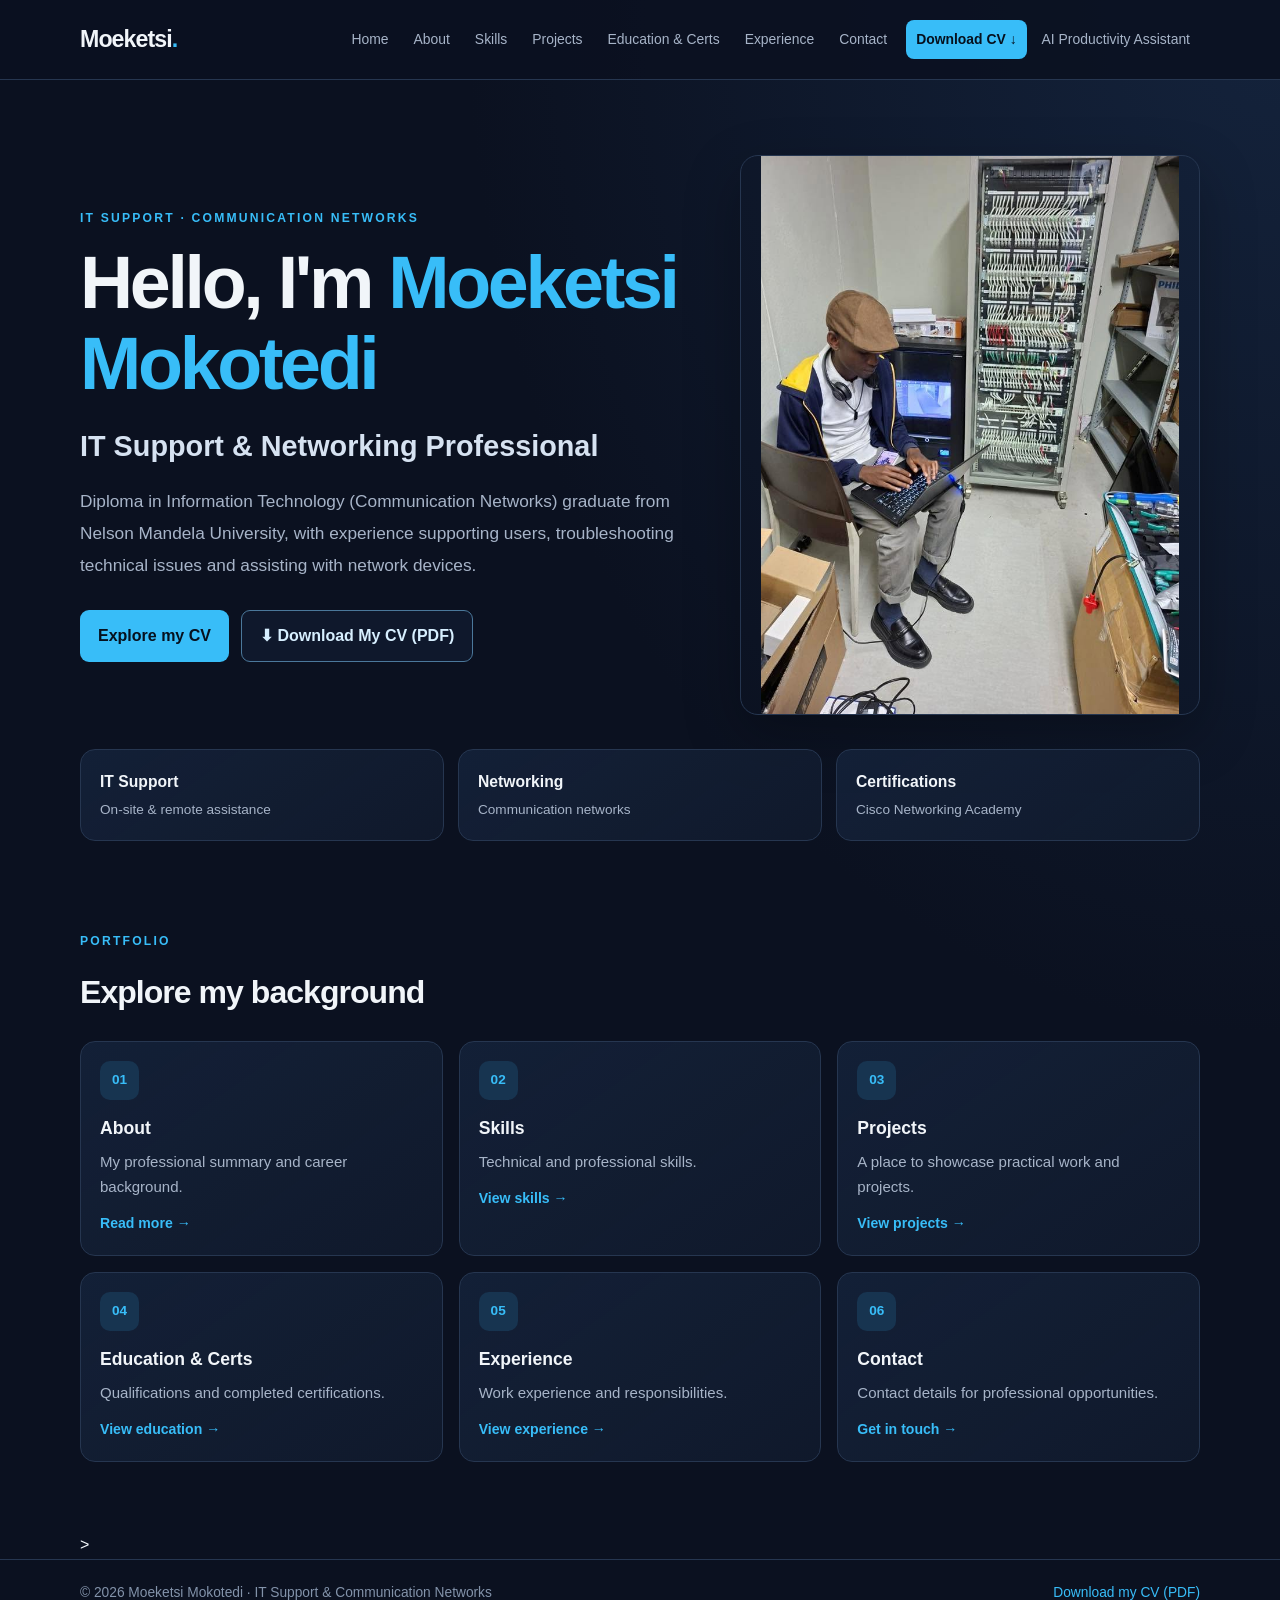
<file: index.html>
<!DOCTYPE html>
<html lang="en">
<head>
  <meta charset="UTF-8">
  <meta name="viewport" content="width=device-width, initial-scale=1.0">
  <meta name="description" content="Moeketsi Mokotedi's CV portfolio: IT support, communication networks, technical skills, education and experience.">
  <title>Home | Moeketsi Mokotedi</title>
  <link rel="stylesheet" href="css/style.css">
  <meta name="viewport" content="width=device-width, initial-scale=1.0">
</head>
<body>

<header class="site-header">
  <a href="index.html" class="logo">Moeketsi<span>.</span></a>
  <button class="menu-toggle" aria-label="Toggle navigation" aria-expanded="false">☰</button>
  <nav class="navigation" aria-label="Main navigation">
    <a href="index.html">Home</a>
    <a href="about.html">About</a>
    <a href="skills.html">Skills</a>
    <a href="projects.html">Projects</a>
    <a href="education.html">Education &amp; Certs</a>
    <a href="experience.html">Experience</a>
    <a href="contact.html">Contact</a>
    <a class="nav-download" href="downloads/Moeketsi-Mokotedi-CV.pdf" download>Download CV ↓</a>
    <a href="#workmate-ai">AI Productivity Assistant</a>

  </nav>
</header>

<main class="page-wrap">

<section class="hero hero-with-photo">
  <div class="hero-copy">
    <p class="eyebrow">IT SUPPORT · COMMUNICATION NETWORKS</p>
    <h1>Hello, I'm <span>Moeketsi Mokotedi</span></h1>
    <h2>IT Support &amp; Networking Professional</h2>
    <p class="lead">Diploma in Information Technology (Communication Networks) graduate from Nelson Mandela University, with experience supporting users, troubleshooting technical issues and assisting with network devices.</p>
    <div class="button-row">
      <a class="button button-primary" href="about.html">Explore my CV</a>
      <a class="button button-outline" href="downloads/Moeketsi-Mokotedi-CV.pdf" download>⬇ Download My CV (PDF)</a>
    </div>
  </div>
  <img class="hero-photo" src="images/moeketsi-networking.jpg" alt="Moeketsi working on a laptop beside a network equipment rack">
  <div class="quick-facts">
    <div><strong>IT Support</strong><span>On-site &amp; remote assistance</span></div>
    <div><strong>Networking</strong><span>Communication networks</span></div>
    <div><strong>Certifications</strong><span>Cisco Networking Academy</span></div>
  </div>
</section>
<section class="section">
  <div class="section-heading"><p class="eyebrow">PORTFOLIO</p><h2>Explore my background</h2></div>
  <div class="card-grid">
    <a class="feature-card" href="about.html"><span class="card-icon">01</span><h3>About</h3><p>My professional summary and career background.</p><span class="card-link">Read more →</span></a>
    <a class="feature-card" href="skills.html"><span class="card-icon">02</span><h3>Skills</h3><p>Technical and professional skills.</p><span class="card-link">View skills →</span></a>
    <a class="feature-card" href="projects.html"><span class="card-icon">03</span><h3>Projects</h3><p>A place to showcase practical work and projects.</p><span class="card-link">View projects →</span></a>
    <a class="feature-card" href="education.html"><span class="card-icon">04</span><h3>Education &amp; Certs</h3><p>Qualifications and completed certifications.</p><span class="card-link">View education →</span></a>
    <a class="feature-card" href="experience.html"><span class="card-icon">05</span><h3>Experience</h3><p>Work experience and responsibilities.</p><span class="card-link">View experience →</span></a>
    <a class="feature-card" href="contact.html"><span class="card-icon">06</span><h3>Contact</h3><p>Contact details for professional opportunities.</p><span class="card-link">Get in touch →</span></a>
  </div>
</section>

>

</main>

<footer class="site-footer">
  <p>© 2026 Moeketsi Mokotedi · IT Support &amp; Communication Networks</p>
  <a href="downloads/Moeketsi-Mokotedi-CV.pdf" download>Download my CV (PDF)</a>
</footer>
<script src="js/script.js"></script>

</body>
</html>
</file>
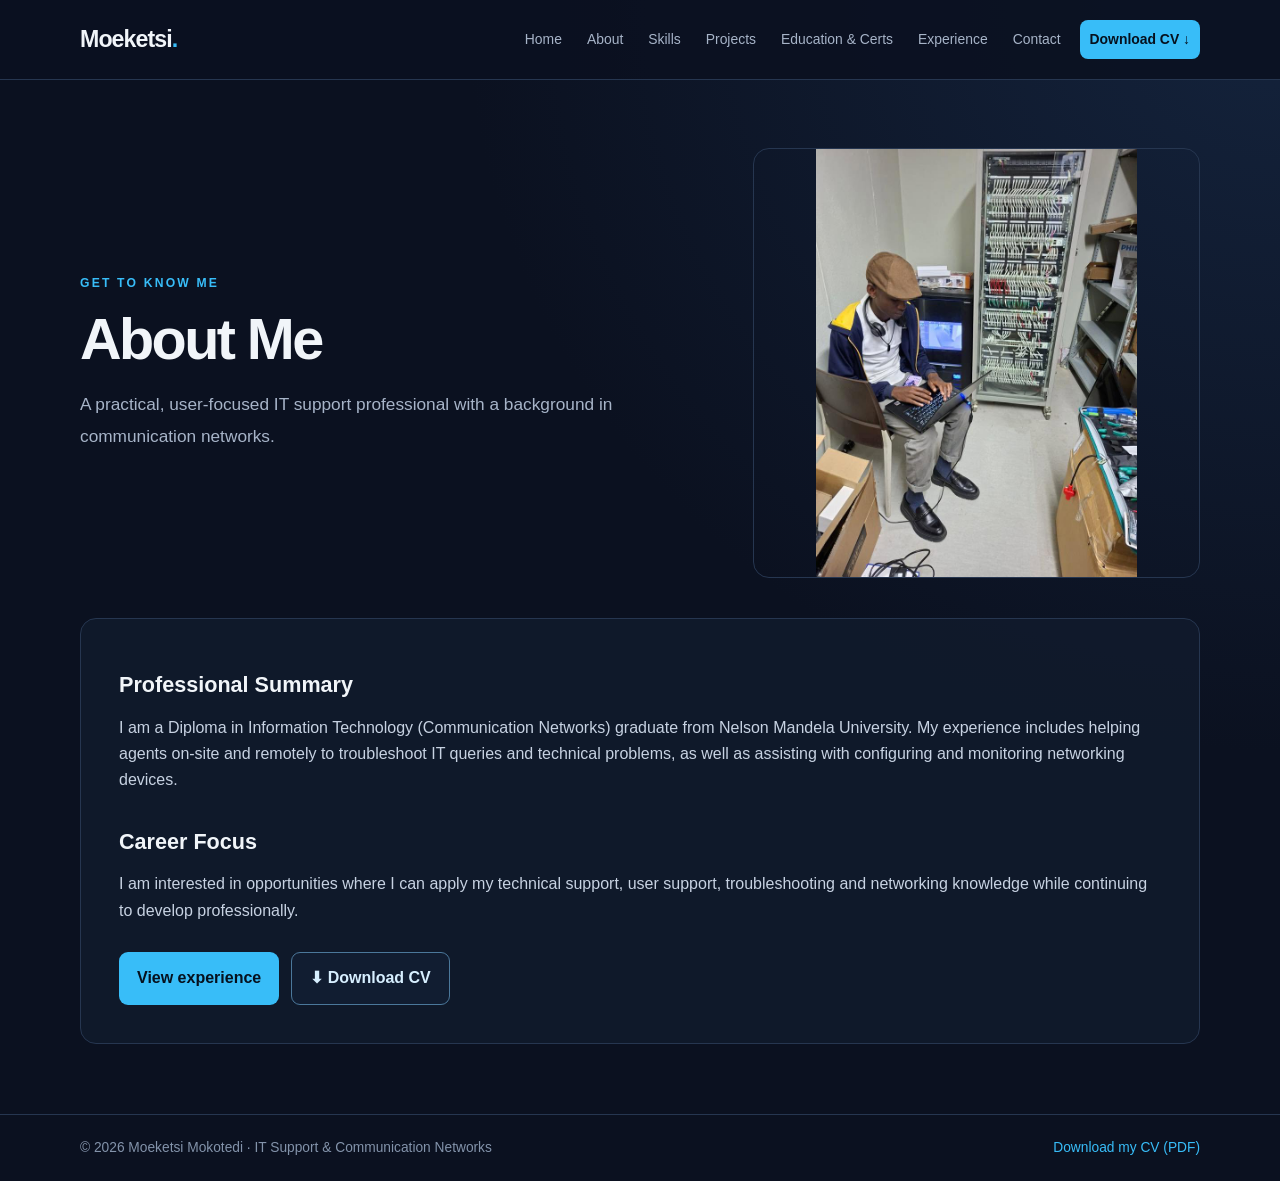
<file: about.html>
<!DOCTYPE html>
<html lang="en">
<head>
  <meta charset="UTF-8">
  <meta name="viewport" content="width=device-width, initial-scale=1.0">
  <meta name="description" content="Moeketsi Mokotedi's CV portfolio: IT support, communication networks, technical skills, education and experience.">
  <title>About | Moeketsi Mokotedi</title>
  <link rel="stylesheet" href="css/style.css">
</head>
<body>

<header class="site-header">
  <a href="index.html" class="logo">Moeketsi<span>.</span></a>
  <button class="menu-toggle" aria-label="Toggle navigation" aria-expanded="false">☰</button>
  <nav class="navigation" aria-label="Main navigation">
    <a href="index.html">Home</a>
    <a href="about.html">About</a>
    <a href="skills.html">Skills</a>
    <a href="projects.html">Projects</a>
    <a href="education.html">Education &amp; Certs</a>
    <a href="experience.html">Experience</a>
    <a href="contact.html">Contact</a>
    <a class="nav-download" href="downloads/Moeketsi-Mokotedi-CV.pdf" download>Download CV ↓</a>
  </nav>
</header>

<main class="page-wrap">

<section class="page-intro about-intro"><div><p class="eyebrow">GET TO KNOW ME</p><h1>About Me</h1><p class="lead">A practical, user-focused IT support professional with a background in communication networks.</p></div><img class="about-photo" src="images/moeketsi-networking.jpg" alt="Moeketsi working on a laptop beside a network equipment rack"></section>
<section class="content-panel">
  <h2>Professional Summary</h2>
  <p>I am a Diploma in Information Technology (Communication Networks) graduate from Nelson Mandela University. My experience includes helping agents on-site and remotely to troubleshoot IT queries and technical problems, as well as assisting with configuring and monitoring networking devices.</p>
  <h2>Career Focus</h2>
  <p>I am interested in opportunities where I can apply my technical support, user support, troubleshooting and networking knowledge while continuing to develop professionally.</p>
  <div class="button-row"><a class="button button-primary" href="experience.html">View experience</a><a class="button button-outline" href="downloads/Moeketsi-Mokotedi-CV.pdf" download>⬇ Download CV</a></div>
</section>

</main>

<footer class="site-footer">
  <p>© 2026 Moeketsi Mokotedi · IT Support &amp; Communication Networks</p>
  <a href="downloads/Moeketsi-Mokotedi-CV.pdf" download>Download my CV (PDF)</a>
</footer>
<script src="js/script.js"></script>

</body>
</html>
</file>
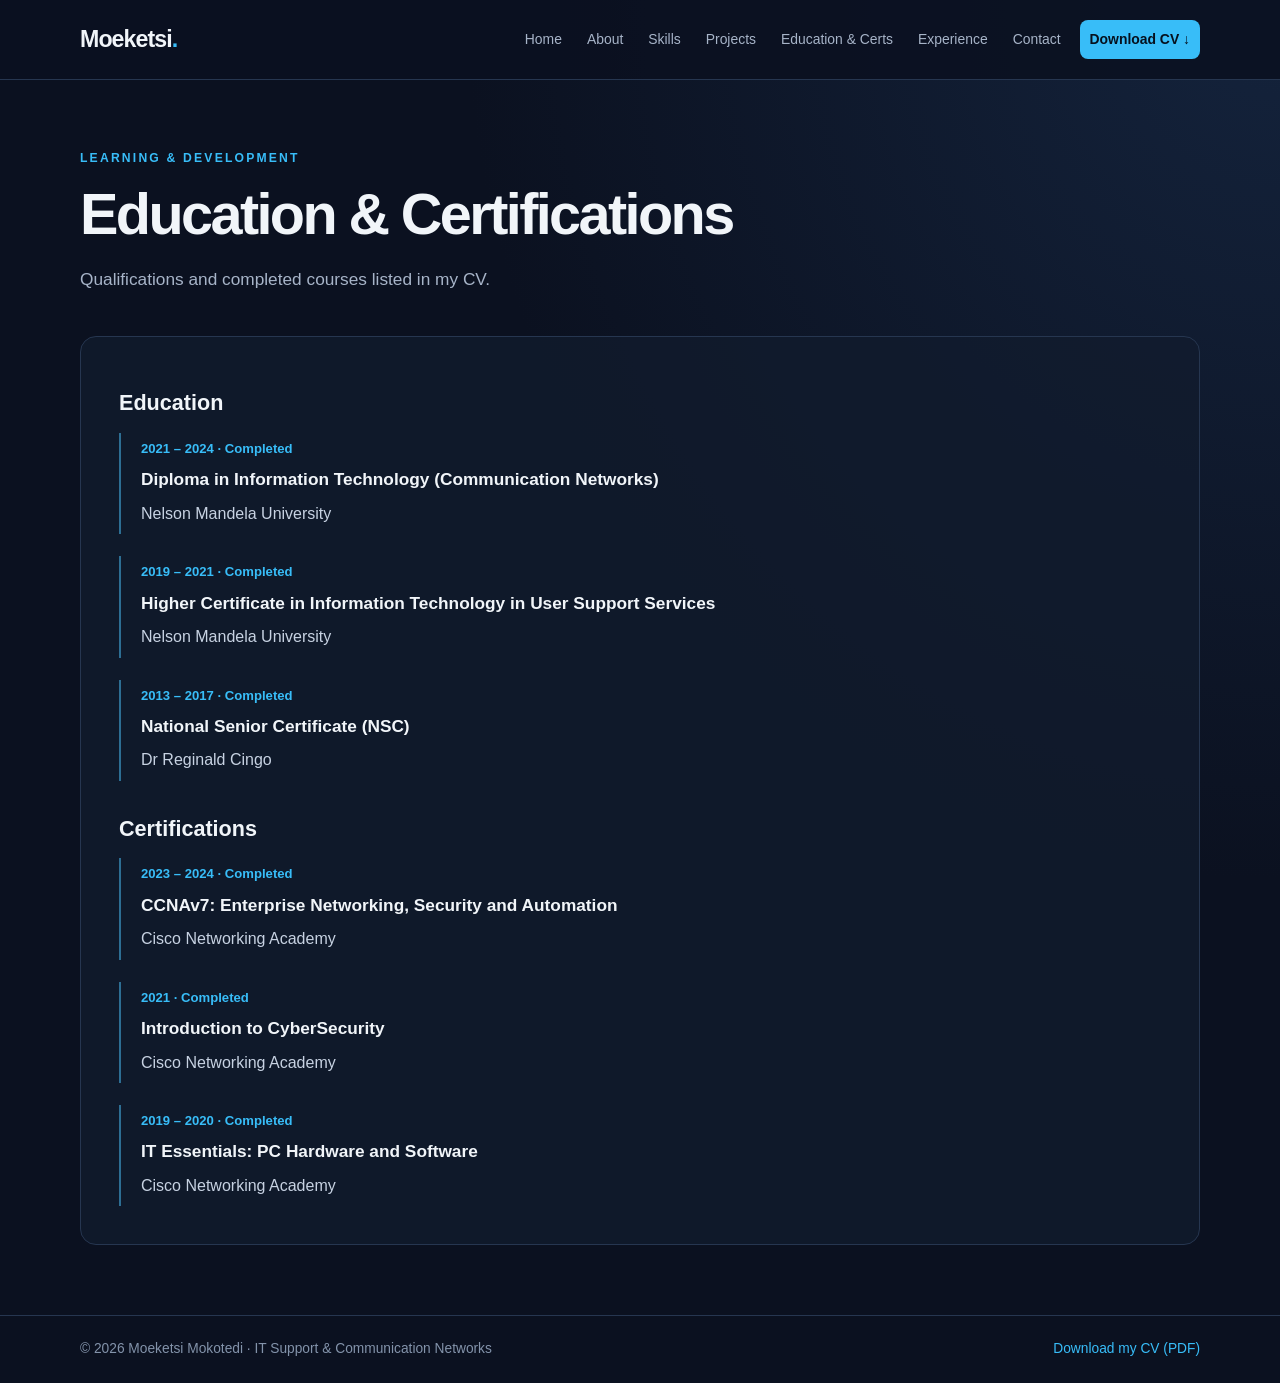
<file: education.html>
<!DOCTYPE html>
<html lang="en">
<head>
  <meta charset="UTF-8">
  <meta name="viewport" content="width=device-width, initial-scale=1.0">
  <meta name="description" content="Moeketsi Mokotedi's CV portfolio: IT support, communication networks, technical skills, education and experience.">
  <title>Education & Certifications | Moeketsi Mokotedi</title>
  <link rel="stylesheet" href="css/style.css">
</head>
<body>

<header class="site-header">
  <a href="index.html" class="logo">Moeketsi<span>.</span></a>
  <button class="menu-toggle" aria-label="Toggle navigation" aria-expanded="false">☰</button>
  <nav class="navigation" aria-label="Main navigation">
    <a href="index.html">Home</a>
    <a href="about.html">About</a>
    <a href="skills.html">Skills</a>
    <a href="projects.html">Projects</a>
    <a href="education.html">Education &amp; Certs</a>
    <a href="experience.html">Experience</a>
    <a href="contact.html">Contact</a>
    <a class="nav-download" href="downloads/Moeketsi-Mokotedi-CV.pdf" download>Download CV ↓</a>
  </nav>
</header>

<main class="page-wrap">

<section class="page-intro"><p class="eyebrow">LEARNING &amp; DEVELOPMENT</p><h1>Education &amp; Certifications</h1><p class="lead">Qualifications and completed courses listed in my CV.</p></section>
<section class="content-panel">
  <h2>Education</h2><div class="timeline">
    <article class="timeline-item"><span class="date">2021 – 2024 · Completed</span><h3>Diploma in Information Technology (Communication Networks)</h3><p>Nelson Mandela University</p></article>
    <article class="timeline-item"><span class="date">2019 – 2021 · Completed</span><h3>Higher Certificate in Information Technology in User Support Services</h3><p>Nelson Mandela University</p></article>
    <article class="timeline-item"><span class="date">2013 – 2017 · Completed</span><h3>National Senior Certificate (NSC)</h3><p>Dr Reginald Cingo</p></article>
  </div>
  <h2>Certifications</h2><div class="timeline">
    <article class="timeline-item"><span class="date">2023 – 2024 · Completed</span><h3>CCNAv7: Enterprise Networking, Security and Automation</h3><p>Cisco Networking Academy</p></article>
    <article class="timeline-item"><span class="date">2021 · Completed</span><h3>Introduction to CyberSecurity</h3><p>Cisco Networking Academy</p></article>
    <article class="timeline-item"><span class="date">2019 – 2020 · Completed</span><h3>IT Essentials: PC Hardware and Software</h3><p>Cisco Networking Academy</p></article>
  </div>
</section>

</main>

<footer class="site-footer">
  <p>© 2026 Moeketsi Mokotedi · IT Support &amp; Communication Networks</p>
  <a href="downloads/Moeketsi-Mokotedi-CV.pdf" download>Download my CV (PDF)</a>
</footer>
<script src="js/script.js"></script>

</body>
</html>
</file>
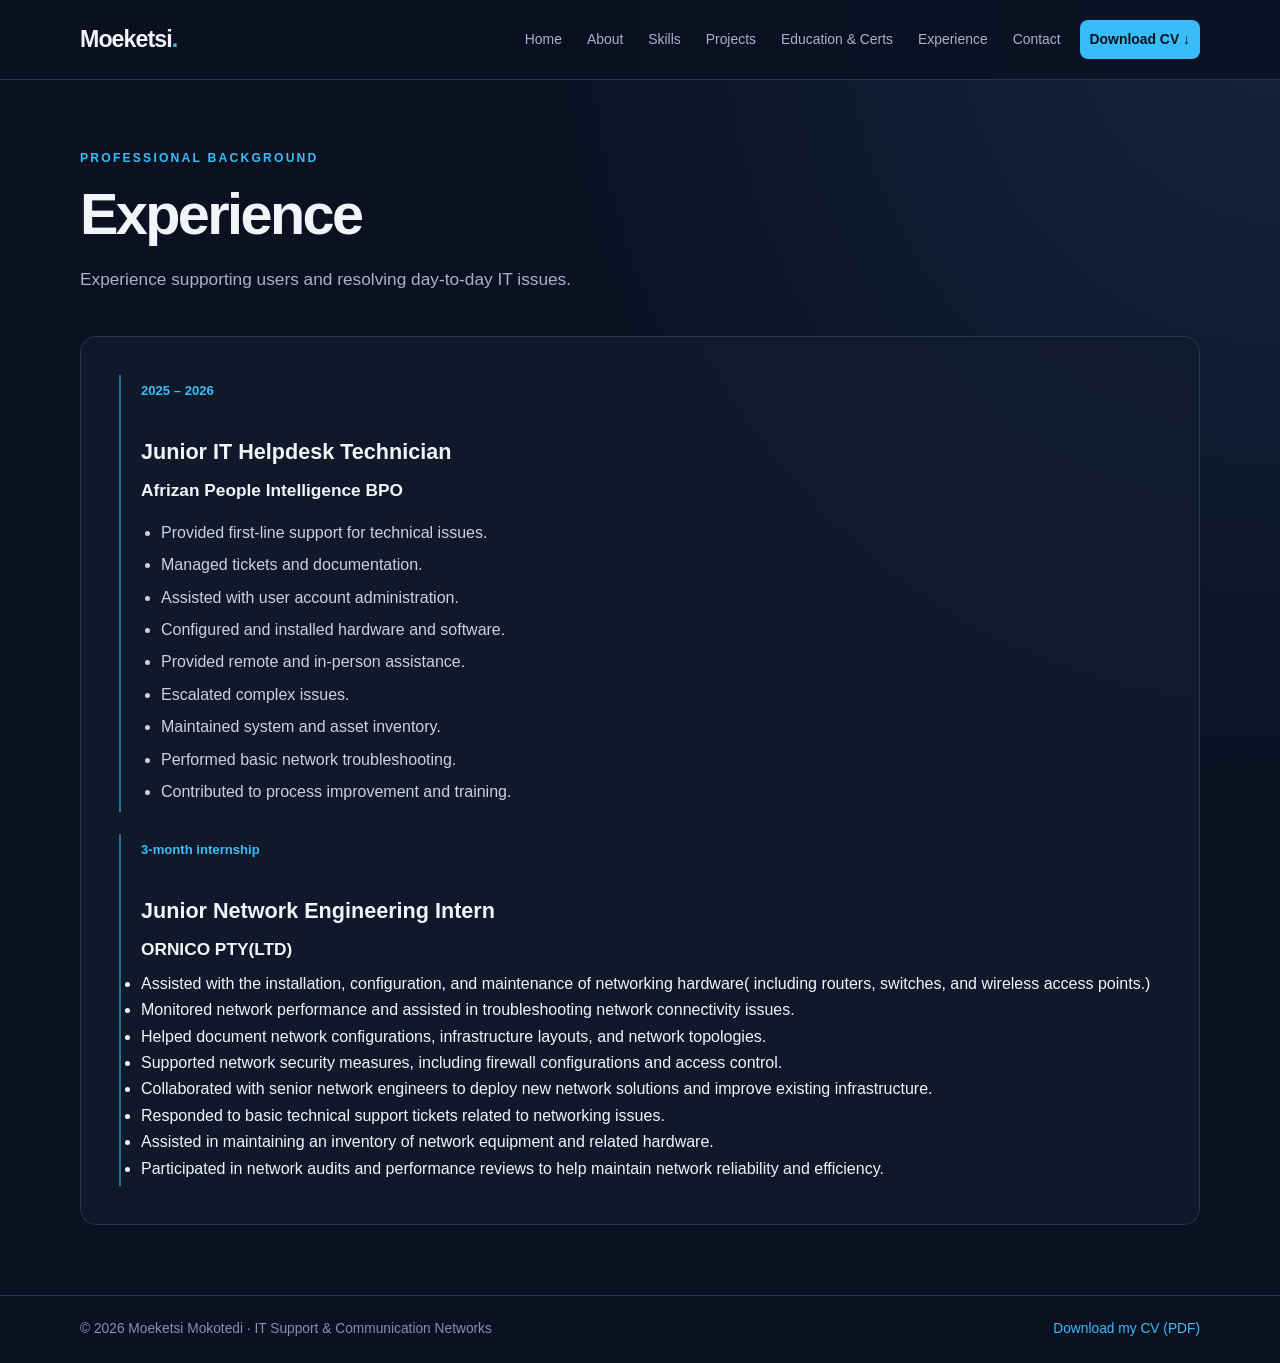
<file: experience.html>
<!DOCTYPE html>
<html lang="en">
<head>
  <meta charset="UTF-8">
  <meta name="viewport" content="width=device-width, initial-scale=1.0">
  <meta name="description" content="Moeketsi Mokotedi's CV portfolio: IT support, communication networks, technical skills, education and experience.">
  <title>Experience | Moeketsi Mokotedi</title>
  <link rel="stylesheet" href="css/style.css">
</head>
<body>

<header class="site-header">
  <a href="index.html" class="logo">Moeketsi<span>.</span></a>
  <button class="menu-toggle" aria-label="Toggle navigation" aria-expanded="false">☰</button>
  <nav class="navigation" aria-label="Main navigation">
    <a href="index.html">Home</a>
    <a href="about.html">About</a>
    <a href="skills.html">Skills</a>
    <a href="projects.html">Projects</a>
    <a href="education.html">Education &amp; Certs</a>
    <a href="experience.html">Experience</a>
    <a href="contact.html">Contact</a>
    <a class="nav-download" href="downloads/Moeketsi-Mokotedi-CV.pdf" download>Download CV ↓</a>
  </nav>
</header>

<main class="page-wrap">

<section class="page-intro"><p class="eyebrow">PROFESSIONAL BACKGROUND</p><h1>Experience</h1><p class="lead">Experience supporting users and resolving day-to-day IT issues.</p></section>
<section class="content-panel">
  <div class="timeline">
    <article class="timeline-item"><span class="date">2025 – 2026</span><h2>Junior IT Helpdesk Technician</h2><h3>Afrizan People Intelligence BPO</h3>
      <ul class="detail-list">
        <li>Provided first-line support for technical issues.</li><li>Managed tickets and documentation.</li><li>Assisted with user account administration.</li><li>Configured and installed hardware and software.</li><li>Provided remote and in-person assistance.</li><li>Escalated complex issues.</li><li>Maintained system and asset inventory.</li><li>Performed basic network troubleshooting.</li><li>Contributed to process improvement and training.</li>
      </ul>
    </article>
    <article class="timeline-item"><span class="date">3-month internship</span><h2>Junior Network Engineering Intern</h2><h3>ORNICO PTY(LTD)</h3><ul>
    <li>Assisted with the installation, configuration, and maintenance of networking hardware( including routers, switches, and wireless access points.)</li>
    <li>Monitored network performance and assisted in troubleshooting network connectivity issues.</li>
    <li>Helped document network configurations, infrastructure layouts, and network topologies.</li>
    <li>Supported network security measures, including firewall configurations and access control.</li>
    <li>Collaborated with senior network engineers to deploy new network solutions and improve existing infrastructure.</li>
    <li>Responded to basic technical support tickets related to networking issues.</li>
    <li>Assisted in maintaining an inventory of network equipment and related hardware.</li>
    <li>Participated in network audits and performance reviews to help maintain network reliability and efficiency.</li>
</ul></article>
  </div>
</section>

</main>

<footer class="site-footer">
  <p>© 2026 Moeketsi Mokotedi · IT Support &amp; Communication Networks</p>
  <a href="downloads/Moeketsi-Mokotedi-CV.pdf" download>Download my CV (PDF)</a>
</footer>
<script src="js/script.js"></script>

</body>
</html>
</file>
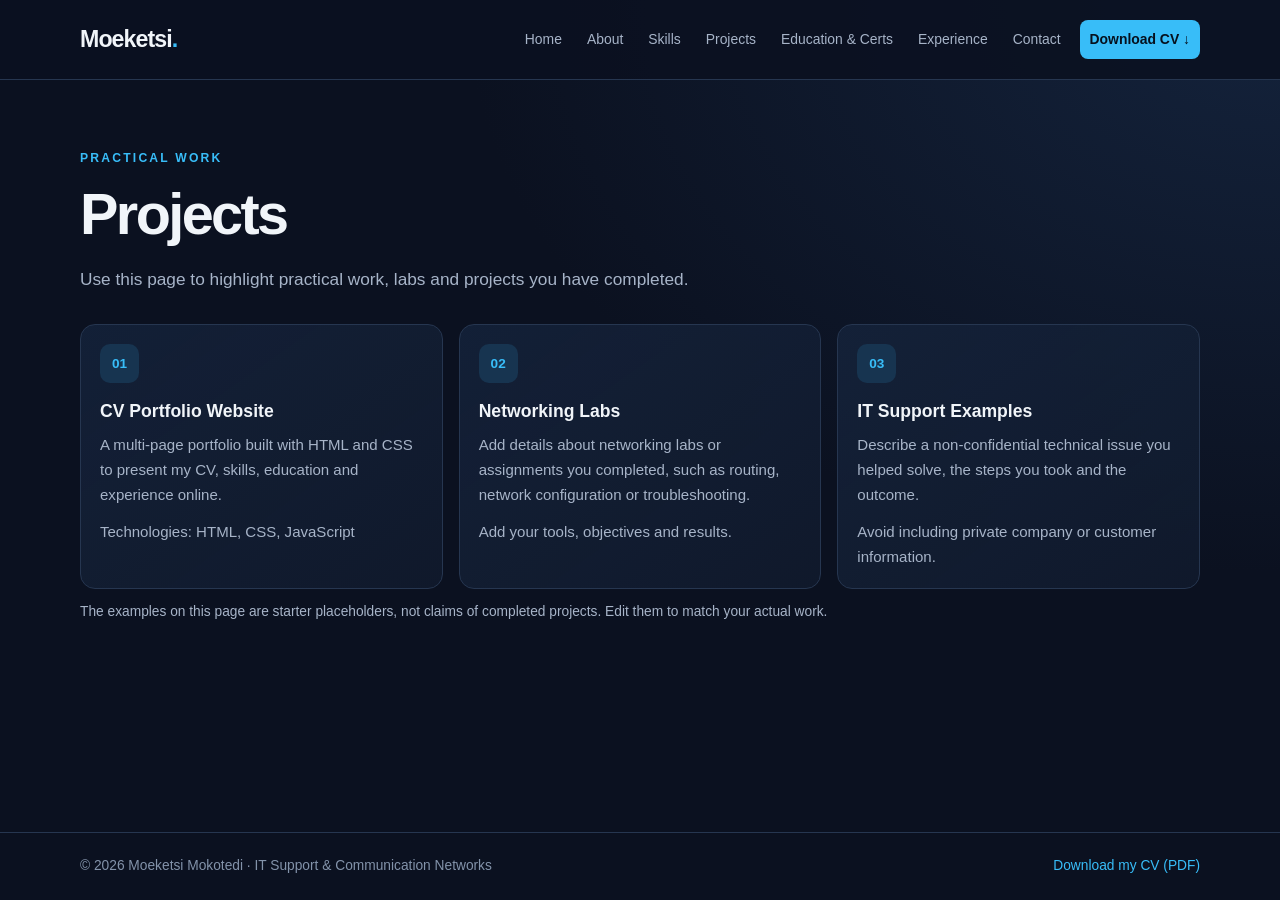
<file: projects.html>
<!DOCTYPE html>
<html lang="en">
<head>
  <meta charset="UTF-8">
  <meta name="viewport" content="width=device-width, initial-scale=1.0">
  <meta name="description" content="Moeketsi Mokotedi's CV portfolio: IT support, communication networks, technical skills, education and experience.">
  <title>Projects | Moeketsi Mokotedi</title>
  <link rel="stylesheet" href="css/style.css">
</head>
<body>

<header class="site-header">
  <a href="index.html" class="logo">Moeketsi<span>.</span></a>
  <button class="menu-toggle" aria-label="Toggle navigation" aria-expanded="false">☰</button>
  <nav class="navigation" aria-label="Main navigation">
    <a href="index.html">Home</a>
    <a href="about.html">About</a>
    <a href="skills.html">Skills</a>
    <a href="projects.html">Projects</a>
    <a href="education.html">Education &amp; Certs</a>
    <a href="experience.html">Experience</a>
    <a href="contact.html">Contact</a>
    <a class="nav-download" href="downloads/Moeketsi-Mokotedi-CV.pdf" download>Download CV ↓</a>
  </nav>
</header>

<main class="page-wrap">

<section class="page-intro"><p class="eyebrow">PRACTICAL WORK</p><h1>Projects</h1><p class="lead">Use this page to highlight practical work, labs and projects you have completed.</p></section>
<section class="card-grid project-grid">
  <article class="feature-card"><span class="card-icon">01</span><h3>CV Portfolio Website</h3><p>A multi-page portfolio built with HTML and CSS to present my CV, skills, education and experience online.</p><p class="project-note">Technologies: HTML, CSS, JavaScript</p></article>
  <article class="feature-card"><span class="card-icon">02</span><h3>Networking Labs</h3><p>Add details about networking labs or assignments you completed, such as routing, network configuration or troubleshooting.</p><p class="project-note">Add your tools, objectives and results.</p></article>
  <article class="feature-card"><span class="card-icon">03</span><h3>IT Support Examples</h3><p>Describe a non-confidential technical issue you helped solve, the steps you took and the outcome.</p><p class="project-note">Avoid including private company or customer information.</p></article>
</section>
<p class="notice">The examples on this page are starter placeholders, not claims of completed projects. Edit them to match your actual work.</p>

</main>

<footer class="site-footer">
  <p>© 2026 Moeketsi Mokotedi · IT Support &amp; Communication Networks</p>
  <a href="downloads/Moeketsi-Mokotedi-CV.pdf" download>Download my CV (PDF)</a>
</footer>
<script src="js/script.js"></script>

</body>
</html>
</file>
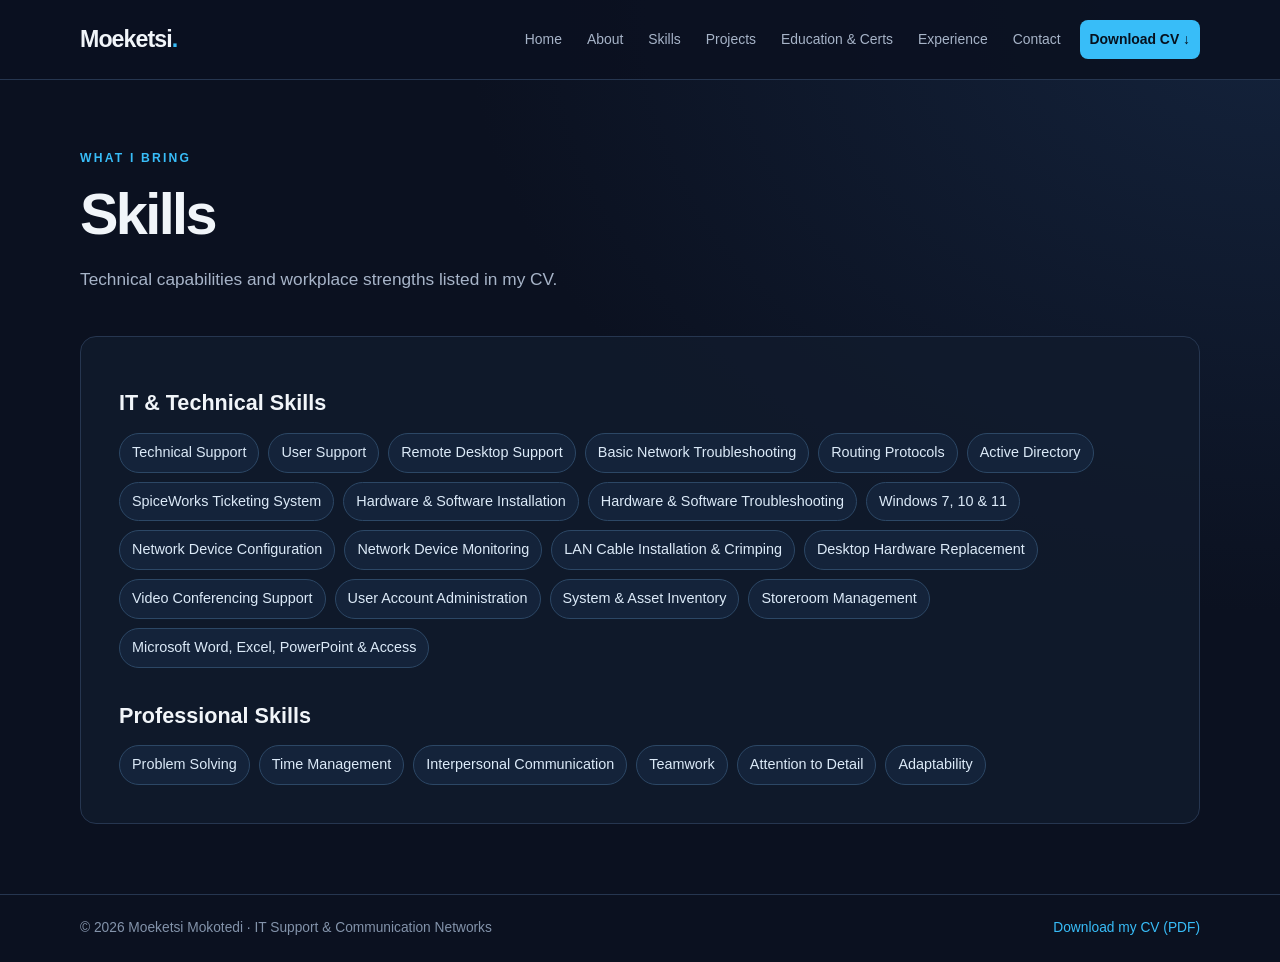
<file: skills.html>
<!DOCTYPE html>
<html lang="en">
<head>
  <meta charset="UTF-8">
  <meta name="viewport" content="width=device-width, initial-scale=1.0">
  <meta name="description" content="Moeketsi Mokotedi's CV portfolio: IT support, communication networks, technical skills, education and experience.">
  <title>Skills | Moeketsi Mokotedi</title>
  <link rel="stylesheet" href="css/style.css">
</head>
<body>

<header class="site-header">
  <a href="index.html" class="logo">Moeketsi<span>.</span></a>
  <button class="menu-toggle" aria-label="Toggle navigation" aria-expanded="false">☰</button>
  <nav class="navigation" aria-label="Main navigation">
    <a href="index.html">Home</a>
    <a href="about.html">About</a>
    <a href="skills.html">Skills</a>
    <a href="projects.html">Projects</a>
    <a href="education.html">Education &amp; Certs</a>
    <a href="experience.html">Experience</a>
    <a href="contact.html">Contact</a>
    <a class="nav-download" href="downloads/Moeketsi-Mokotedi-CV.pdf" download>Download CV ↓</a>
  </nav>
</header>

<main class="page-wrap">

<section class="page-intro"><p class="eyebrow">WHAT I BRING</p><h1>Skills</h1><p class="lead">Technical capabilities and workplace strengths listed in my CV.</p></section>
<section class="content-panel">
  <h2>IT &amp; Technical Skills</h2><div class="tag-list">
    <span>Technical Support</span><span>User Support</span><span>Remote Desktop Support</span><span>Basic Network Troubleshooting</span><span>Routing Protocols</span><span>Active Directory</span><span>SpiceWorks Ticketing System</span><span>Hardware &amp; Software Installation</span><span>Hardware &amp; Software Troubleshooting</span><span>Windows 7, 10 &amp; 11</span><span>Network Device Configuration</span><span>Network Device Monitoring</span><span>LAN Cable Installation &amp; Crimping</span><span>Desktop Hardware Replacement</span><span>Video Conferencing Support</span><span>User Account Administration</span><span>System &amp; Asset Inventory</span><span>Storeroom Management</span><span>Microsoft Word, Excel, PowerPoint &amp; Access</span>
  </div>
  <h2>Professional Skills</h2><div class="tag-list"><span>Problem Solving</span><span>Time Management</span><span>Interpersonal Communication</span><span>Teamwork</span><span>Attention to Detail</span><span>Adaptability</span></div>
</section>

</main>

<footer class="site-footer">
  <p>© 2026 Moeketsi Mokotedi · IT Support &amp; Communication Networks</p>
  <a href="downloads/Moeketsi-Mokotedi-CV.pdf" download>Download my CV (PDF)</a>
</footer>
<script src="js/script.js"></script>

</body>
</html>
</file>
<file: css/style.css>
:root{--bg:#0b1120;--panel:#111b2e;--panel2:#14223a;--text:#f1f5f9;--muted:#a7b4c8;--accent:#38bdf8;--border:#263650;--max:1120px}
*{box-sizing:border-box;margin:0;padding:0}
html{scroll-behavior:smooth}
body{min-height:100vh;display:flex;flex-direction:column;background:radial-gradient(ellipse at top right,#14233c 0,transparent 45%),var(--bg);color:var(--text);font-family:Inter,Segoe UI,Arial,sans-serif;line-height:1.65}
a{color:inherit}
.site-header{width:100%;display:flex;align-items:center;justify-content:space-between;gap:24px;padding:20px max(5%,calc((100% - var(--max))/2));border-bottom:1px solid var(--border);background:rgba(11,17,32,.88);position:relative}
.logo{font-size:1.45rem;font-weight:800;letter-spacing:-.04em;text-decoration:none;white-space:nowrap}
.logo span,.hero h1 span{color:var(--accent)}
.navigation{display:flex;align-items:center;justify-content:flex-end;gap:5px;flex-wrap:wrap}
.navigation a{font-size:.87rem;text-decoration:none;color:var(--muted);padding:8px 10px;border-radius:8px;transition:.2s}
.navigation a:hover,.navigation a:focus-visible{color:var(--accent);background:var(--panel2)}
.navigation .nav-download{color:#06111e;background:var(--accent);font-weight:750;margin-left:4px}
.menu-toggle{display:none;background:transparent;color:var(--text);border:1px solid var(--border);padding:6px 10px;border-radius:8px;font-size:1.25rem}
.page-wrap{width:min(var(--max),90%);margin:0 auto;flex:1}
.hero{min-height:580px;display:flex;flex-direction:column;align-items:flex-start;justify-content:center;padding:75px 0 65px;max-width:850px}
.eyebrow{color:var(--accent);font-size:.76rem;font-weight:800;letter-spacing:.18em;text-transform:uppercase;margin-bottom:15px}
h1{font-size:clamp(2.3rem,6vw,4.6rem);line-height:1.1;letter-spacing:-.045em;margin-bottom:18px}
.hero h2{font-size:clamp(1.25rem,3vw,1.8rem);color:#d6e2f1;margin-bottom:16px}
.lead{max-width:760px;color:var(--muted);font-size:1.08rem;line-height:1.85}
.button-row{display:flex;gap:12px;flex-wrap:wrap;margin-top:28px}
.button{display:inline-flex;align-items:center;justify-content:center;gap:8px;border-radius:9px;padding:12px 18px;font-weight:750;text-decoration:none;transition:transform .2s,opacity .2s}
.button:hover{transform:translateY(-2px);opacity:.9}
.button-primary{background:var(--accent);color:#06111e}
.button-outline{border:1px solid #4b789b;color:#d7efff;background:rgba(20,34,58,.45)}
.quick-facts{display:grid;grid-template-columns:repeat(3,minmax(0,1fr));gap:14px;margin-top:50px;width:100%}
.quick-facts div,.feature-card,.contact-card{background:linear-gradient(145deg,rgba(20,34,58,.88),rgba(17,27,46,.8));border:1px solid var(--border);border-radius:15px;padding:19px}
.quick-facts strong,.quick-facts span{display:block}.quick-facts strong{font-size:.98rem}.quick-facts span{color:var(--muted);font-size:.85rem;margin-top:4px}
.section{padding:25px 0 70px}.section-heading{margin-bottom:22px}.section-heading h2{font-size:2rem;letter-spacing:-.03em}
.card-grid{display:grid;grid-template-columns:repeat(3,minmax(0,1fr));gap:16px}
.feature-card{display:block;text-decoration:none;min-height:190px;transition:border-color .2s,transform .2s}
.feature-card:hover{border-color:#3c86ac;transform:translateY(-3px)}
.card-icon{display:inline-flex;align-items:center;justify-content:center;width:39px;height:39px;border-radius:10px;background:#173450;color:var(--accent);font-size:.85rem;font-weight:800;margin-bottom:14px}
.feature-card h3{font-size:1.1rem;margin-bottom:7px}.feature-card p,.contact-card p{color:var(--muted);font-size:.94rem}
.card-link{display:inline-block;color:var(--accent);font-size:.88rem;font-weight:700;margin-top:12px}
.page-intro{padding:68px 0 28px}.page-intro h1{font-size:clamp(2.4rem,5vw,3.6rem)}
.content-panel{background:rgba(17,27,46,.78);border:1px solid var(--border);border-radius:16px;padding:clamp(22px,4vw,38px);margin:12px 0 70px}
.content-panel h2{font-size:1.35rem;margin:10px 0 12px}.content-panel h2:not(:first-child){margin-top:30px}
.content-panel p{color:#c7d2e2;margin-bottom:12px}
.tag-list{display:flex;flex-wrap:wrap;gap:9px}
.tag-list span{border:1px solid #2c4765;background:#14233a;color:#dceaf8;border-radius:999px;padding:7px 12px;font-size:.9rem}
.timeline{display:grid;gap:22px}.timeline-item{border-left:2px solid #2d6e93;padding:2px 0 4px 20px}.timeline-item h2,.timeline-item h3{margin:4px 0 7px}.timeline-item h3{font-size:1.08rem}.timeline-item p{margin:3px 0}.date{font-size:.82rem;color:var(--accent);font-weight:750}.detail-list{padding-left:20px;color:#c7d2e2;margin-top:12px}.detail-list li{padding:3px 0}
.contact-grid{display:grid;grid-template-columns:repeat(3,minmax(0,1fr));gap:16px;margin:12px 0 22px}.contact-card h2{font-size:1.1rem;margin-bottom:8px}.contact-card a{color:#c7eaff;text-decoration:none;overflow-wrap:anywhere}.contact-card a:hover{text-decoration:underline}
.download-panel{margin-bottom:65px}.download-panel .button{margin-top:10px}
.project-note,.notice{font-size:.86rem;color:var(--muted);margin-top:12px}.notice{padding:0 0 45px}
.site-footer{display:flex;justify-content:space-between;gap:16px;flex-wrap:wrap;padding:22px max(5%,calc((100% - var(--max))/2));border-top:1px solid var(--border);color:#8393aa;font-size:.86rem}
.site-footer a{color:var(--accent);text-decoration:none}
@media(max-width:900px){.site-header{flex-wrap:wrap}.menu-toggle{display:block;margin-left:auto}.navigation{display:none;width:100%;align-items:stretch;flex-direction:column;gap:3px;padding-top:8px}.navigation.open{display:flex}.navigation a{padding:10px 12px}.navigation .nav-download{margin:5px 0 0;text-align:center}.card-grid{grid-template-columns:repeat(2,minmax(0,1fr))}.hero{min-height:500px}}
@media(max-width:600px){.quick-facts,.card-grid,.contact-grid{grid-template-columns:1fr}.hero{padding:60px 0 48px}.quick-facts{margin-top:32px}.page-intro{padding-top:48px}.site-footer{flex-direction:column}.button-row{align-items:stretch;flex-direction:column;width:100%}.button{width:100%;text-align:center}.content-panel{margin-bottom:45px}}

/* Profile photo additions */
.hero-with-photo{max-width:none;display:grid;grid-template-columns:minmax(0,1.15fr) minmax(300px,.85fr);column-gap:38px;align-items:center}
.hero-copy{min-width:0}
.hero-photo{display:block;width:100%;height:auto;max-height:560px;object-fit:contain;object-position:center;border:1px solid var(--border);border-radius:18px;box-shadow:0 20px 55px rgba(0,0,0,.28)}
.hero-with-photo .quick-facts{grid-column:1 / -1;margin-top:34px}
.about-intro{display:grid;grid-template-columns:minmax(0,1fr) minmax(260px,.7fr);gap:34px;align-items:center}
.about-photo{display:block;width:100%;height:auto;max-height:430px;object-fit:contain;border:1px solid var(--border);border-radius:16px}
@media(max-width:900px){.hero-with-photo{grid-template-columns:1fr;row-gap:28px}.hero-photo{width:min(100%,560px);max-height:none;justify-self:center}.hero-with-photo .quick-facts{grid-column:auto}.about-intro{grid-template-columns:1fr}.about-photo{width:min(100%,520px)}}

/* Mobile responsive styles */
* {
    box-sizing: border-box;
}

img {
    max-width: 100%;
    height: auto;
}

html {
    overflow-x: hidden;
}

body {
    width: 100%;
    margin: 0;
    overflow-x: hidden;
}

.container,
section,
header,
footer {
    max-width: 100%;
}

@media (max-width: 768px) {
    .container {
        width: 92%;
        margin-left: auto;
        margin-right: auto;
    }

    h1 {
        font-size: clamp(1.8rem, 7vw, 2.5rem);
    }

    h2 {
        font-size: 1.6rem;
    }

    p,
    li {
        font-size: 1rem;
        line-height: 1.7;
    }

    nav ul {
        flex-wrap: wrap;
        justify-content: center;
        gap: 10px;
    }

    button,
    .btn,
    a {
        overflow-wrap: anywhere;
    }
}

@media (max-width: 480px) {
    nav ul {
        padding-left: 0;
    }

    nav ul li {
        list-style: none;
    }

    section {
        padding-left: 12px;
        padding-right: 12px;
    }
}

/* WorkMate AI portfolio section */
.workmate-section {
  padding: 48px 24px;
  margin: 36px 0;
  border-radius: 16px;
  background: #f1f7f5;
  color: #1b2d2a;
}

.workmate-label {
  color: #087c65;
  font-size: 0.8rem;
  font-weight: 700;
  letter-spacing: 0.12em;
}

.workmate-section h2 {
  margin-bottom: 12px;
}

.workmate-tools {
  display: grid;
  grid-template-columns: repeat(2, minmax(0, 1fr));
  gap: 16px;
  margin-top: 28px;
}

.workmate-card {
  padding: 20px;
  background: #ffffff;
  border: 1px solid #dce9e4;
  border-radius: 12px;
}

.workmate-card h3 {
  margin-top: 0;
  color: #087c65;
}

.workmate-note {
  margin-top: 24px;
  font-size: 0.9rem;
  color: #536176;
}

@media (max-width: 600px) {
  .workmate-tools {
    grid-template-columns: 1fr;
  }

  .workmate-section {
    padding: 28px 18px;
  }
}
</file>
